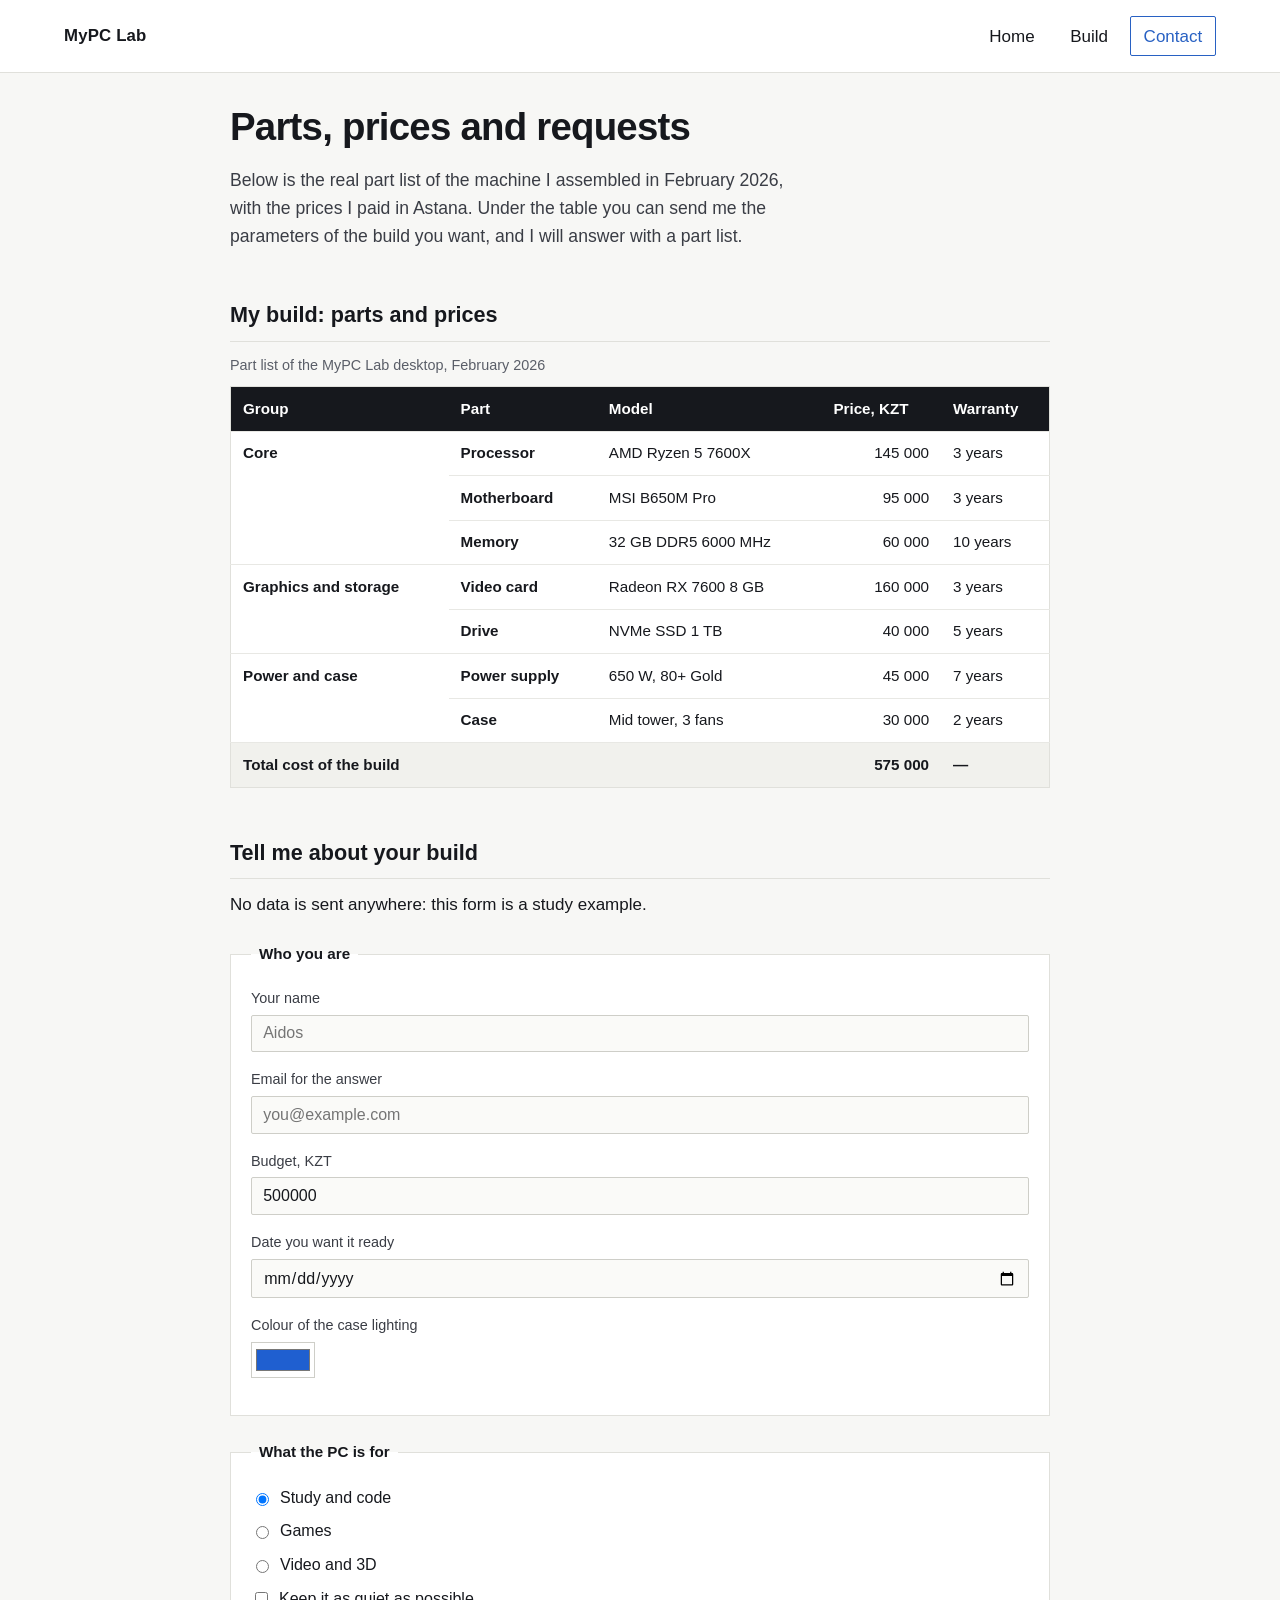
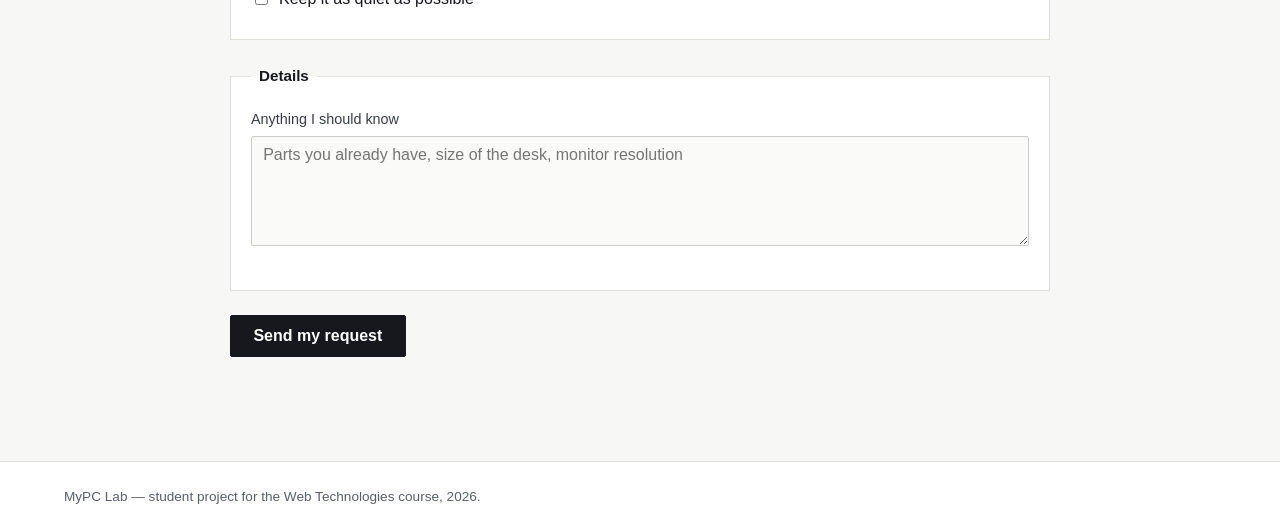
<file: contact.html>
<!DOCTYPE html>
<html lang="en">
<head>
  <meta charset="UTF-8">
  <meta name="viewport" content="width=device-width, initial-scale=1.0">
  <meta name="description" content="Parts and prices of my PC build, and a form to send me your own build request.">
  <title>Parts and contact — MyPC Lab</title>
  <link rel="stylesheet" href="style.css">
</head>
<body>

  <header class="site-header">
    <a class="logo" href="index.html">MyPC&nbsp;Lab</a>
    <nav class="main-nav" aria-label="Main navigation">
      <ul>
        <li><a class="nav-link" href="index.html">Home</a></li>
        <li><a class="nav-link" href="about.html">Build</a></li>
        <li><a class="nav-link active" href="contact.html" aria-current="page">Contact</a></li>
      </ul>
    </nav>
  </header>

  <main>

    <section class="section">
      <h1>Parts, prices and requests</h1>
      <p class="lead">
        Below is the real part list of the machine I assembled in February 2026,
        with the prices I paid in Astana. Under the table you can send me the
        parameters of the build you want, and I will answer with a part list.
      </p>

      <h2>My build: parts and prices</h2>

      <table class="parts">
        <caption>Part list of the MyPC Lab desktop, February 2026</caption>
        <thead>
          <tr>
            <th scope="col">Group</th>
            <th scope="col">Part</th>
            <th scope="col">Model</th>
            <th scope="col">Price, KZT</th>
            <th scope="col">Warranty</th>
          </tr>
        </thead>
        <tbody>
          <tr>
            <th scope="rowgroup" rowspan="3">Core</th>
            <th scope="row">Processor</th>
            <td>AMD Ryzen 5 7600X</td>
            <td class="num">145 000</td>
            <td>3 years</td>
          </tr>
          <tr>
            <th scope="row">Motherboard</th>
            <td>MSI B650M Pro</td>
            <td class="num">95 000</td>
            <td>3 years</td>
          </tr>
          <tr>
            <th scope="row">Memory</th>
            <td>32 GB DDR5 6000 MHz</td>
            <td class="num">60 000</td>
            <td>10 years</td>
          </tr>
          <tr>
            <th scope="rowgroup" rowspan="2">Graphics and storage</th>
            <th scope="row">Video card</th>
            <td>Radeon RX 7600 8 GB</td>
            <td class="num">160 000</td>
            <td>3 years</td>
          </tr>
          <tr>
            <th scope="row">Drive</th>
            <td>NVMe SSD 1 TB</td>
            <td class="num">40 000</td>
            <td>5 years</td>
          </tr>
          <tr>
            <th scope="rowgroup" rowspan="2">Power and case</th>
            <th scope="row">Power supply</th>
            <td>650 W, 80+ Gold</td>
            <td class="num">45 000</td>
            <td>7 years</td>
          </tr>
          <tr>
            <th scope="row">Case</th>
            <td>Mid tower, 3 fans</td>
            <td class="num">30 000</td>
            <td>2 years</td>
          </tr>
        </tbody>
        <tfoot>
          <tr>
            <th scope="row" colspan="3">Total cost of the build</th>
            <td class="num">575 000</td>
            <td>—</td>
          </tr>
        </tfoot>
      </table>

      <h2>Tell me about your build</h2>
      <p>No data is sent anywhere: this form is a study example.</p>

      <form class="build-form" action="#" method="get">

        <fieldset>
          <legend>Who you are</legend>

          <p class="field">
            <label for="name">Your name</label>
            <input type="text" id="name" name="name" placeholder="Aidos" required>
          </p>

          <p class="field">
            <label for="email">Email for the answer</label>
            <input type="email" id="email" name="email" placeholder="you@example.com" required>
          </p>

          <p class="field">
            <label for="budget">Budget, KZT</label>
            <input type="number" id="budget" name="budget" min="200000" max="3000000" step="10000" value="500000">
          </p>

          <p class="field">
            <label for="ready">Date you want it ready</label>
            <input type="date" id="ready" name="ready">
          </p>

          <p class="field">
            <label for="accent">Colour of the case lighting</label>
            <input type="color" id="accent" name="accent" value="#1f5fd0">
          </p>
        </fieldset>

        <fieldset>
          <legend>What the PC is for</legend>

          <p class="field choice">
            <input type="radio" id="use-study" name="usage" value="study" checked>
            <label for="use-study">Study and code</label>
          </p>
          <p class="field choice">
            <input type="radio" id="use-games" name="usage" value="games">
            <label for="use-games">Games</label>
          </p>
          <p class="field choice">
            <input type="radio" id="use-video" name="usage" value="video">
            <label for="use-video">Video and 3D</label>
          </p>

          <p class="field choice">
            <input type="checkbox" id="quiet" name="quiet" value="yes">
            <label for="quiet">Keep it as quiet as possible</label>
          </p>
        </fieldset>

        <fieldset>
          <legend>Details</legend>

          <p class="field">
            <label for="message">Anything I should know</label>
            <textarea id="message" name="message" rows="5" maxlength="500"
                      placeholder="Parts you already have, size of the desk, monitor resolution"></textarea>
          </p>
        </fieldset>

        <button class="submit" type="submit">Send my request</button>
      </form>
    </section>

  </main>

  <footer class="site-footer">
    <p>MyPC Lab — student project for the Web Technologies course, 2026.</p>
  </footer>

</body>
</html>
</file>
<file: style.css>
* {
  box-sizing: border-box;
}

body {
  margin: 0;
  background-color: rgb(247, 247, 245);
  color: #16181d;
  font-family: "Helvetica Neue", Arial, sans-serif;
  font-size: 17px;          
  line-height: 1.6;
}

main {
  max-width: 820px;         
  width: 92%;               
  margin: 0 auto;
  padding: 2rem 0 4rem;     
}

h1 {
  font-size: 2.4rem;
  font-weight: 700;
  line-height: 1.15;
  letter-spacing: -0.02em;  
  margin: 0 0 1rem;
}

h2 {
  font-size: 1.35rem;
  font-weight: 700;
  margin: 3rem 0 0.75rem;
  padding-bottom: 0.5rem;
  border-bottom: 1px solid rgb(224, 224, 219);
}

p {
  margin: 0 0 1rem;
}

a {
  color: hsl(218, 66%, 46%);
}

img {
  max-width: 100%;
  height: auto;
  display: block;
}



.site-header {
  display: flex;
  flex-wrap: wrap;
  align-items: center;
  justify-content: space-between;
  gap: 1rem;
  background-color: white;
  border-bottom: 1px solid rgb(224, 224, 219);
  padding: 1rem 5%;
}

.logo {
  font-size: 1.05rem;
  font-weight: 700;
  letter-spacing: 0.01em;
  color: #16181d;
  text-decoration: none;
}

.main-nav ul {
  display: flex;
  gap: 0.5rem;
  list-style: none;
  margin: 0;
  padding: 0;
}

.nav-link {
  display: block;
  padding: 0.35rem 0.8rem;
  color: #16181d;
  text-decoration: none;          
  border: 1px solid transparent;
  border-radius: 2px;
  transition: background-color 0.2s, border-color 0.2s, color 0.2s;
}

.nav-link:hover,
.nav-link:focus {                
  background-color: #16181d;
  border-color: #16181d;
  color: white;
}

.nav-link.active {
  border-color: hsl(218, 66%, 46%);
  color: hsl(218, 66%, 46%);
}



#hero {
  min-height: 42vh;               
  display: flex;
  flex-direction: column;
  justify-content: center;
  border-bottom: 1px solid rgb(224, 224, 219);
  padding-bottom: 2rem;
  margin-bottom: 1rem;
}

.lead {
  font-size: 1.1rem;
  max-width: 60ch;
  color: #3a3d45;
}



.section {
  margin-bottom: 2.5rem;
}

.facts,
.steps {
  margin: 0 0 1.5rem;
  padding-left: 1.25rem;
}

.facts li,
.steps li {
  margin-bottom: 0.4rem;
}

.shot {
  margin: 1.5rem 0;
  padding: 1rem;
  background-color: white;
  border: 1px solid rgb(224, 224, 219);
}

.shot figcaption {
  margin-top: 0.75rem;
  font-size: 0.9rem;
  color: #5a5e68;
}

blockquote {
  margin: 1.5rem 0 0.25rem;
  padding: 0.5rem 0 0.5rem 1.25rem;
  border-left: 3px solid hsl(218, 66%, 46%);
  font-size: 1.15rem;
}

blockquote p {
  margin: 0;
}

.source {
  font-size: 0.85rem;
  color: #5a5e68;
}

.player {
  width: 100%;
  margin-bottom: 1.5rem;
}



.parts {
  width: 100%;
  border-collapse: collapse;
  background-color: white;
  border: 1px solid rgb(224, 224, 219);
  font-size: 0.95rem;
}

.parts caption {
  text-align: left;
  padding-bottom: 0.6rem;
  font-size: 0.9rem;
  color: #5a5e68;
}

.parts th,
.parts td {
  padding: 0.6rem 0.75rem;
  border-bottom: 1px solid rgb(232, 232, 228);
  text-align: left;
  vertical-align: top;
}

.parts thead th {
  background-color: #16181d;
  color: white;
  font-weight: 600;
}

.parts tbody tr:hover {
  background-color: hsl(218, 66%, 96%);
}

.parts .num {
  text-align: right;
}

.parts tfoot th,
.parts tfoot td {
  background-color: rgb(241, 241, 237);
  font-weight: 700;
  border-bottom: none;
}



.build-form {
  margin-top: 1.5rem;
}

fieldset {
  margin: 0 0 1.5rem;
  padding: 1.25rem;
  background-color: white;
  border: 1px solid rgb(224, 224, 219);
}

legend {
  padding: 0 0.5rem;
  font-weight: 700;
  font-size: 0.95rem;
}

.field {
  margin: 0 0 1rem;
}

.field label {
  display: block;
  margin-bottom: 0.3rem;
  font-size: 0.9rem;
  color: #3a3d45;
}

input[type="text"],
input[type="email"],
input[type="number"],
input[type="date"],
textarea {
  width: 100%;
  padding: 0.55rem 0.7rem;
  font-family: inherit;
  font-size: 1rem;
  color: #16181d;
  background-color: rgb(250, 250, 248);
  border: 1px solid rgb(206, 206, 200);
  border-radius: 2px;
}

input[type="color"] {
  width: 64px;
  height: 36px;
  padding: 2px;
  border: 1px solid rgb(206, 206, 200);
  background-color: white;
}

.choice {
  display: flex;
  align-items: center;
  gap: 0.5rem;
  margin-bottom: 0.5rem;
}

.choice label {
  margin: 0;
  font-size: 1rem;
  color: #16181d;
}

input:focus,
textarea:focus,
button:focus {                       
  outline: 2px solid hsl(218, 66%, 46%);
  outline-offset: 2px;
  background-color: white;
}

.submit {
  padding: 0.7rem 1.4rem;
  font-family: inherit;
  font-size: 1rem;
  font-weight: 600;
  color: white;
  background-color: #16181d;
  border: 1px solid #16181d;
  border-radius: 2px;
  cursor: pointer;
  transition: background-color 0.2s;
}

.submit:hover {
  background-color: hsl(218, 66%, 46%);
  border-color: hsl(218, 66%, 46%);
}



.site-footer {
  border-top: 1px solid rgb(224, 224, 219);
  background-color: white;
  padding: 1.5rem 5%;
  font-size: 0.85rem;
  color: #5a5e68;
}

.site-footer p {
  margin: 0;
}



@media (max-width: 600px) {
  h1 {
    font-size: 1.9rem;
  }

  .site-header {
    flex-direction: column;
    align-items: flex-start;
  }

  .parts {
    display: block;
    overflow-x: auto;
  }
}
</file>
